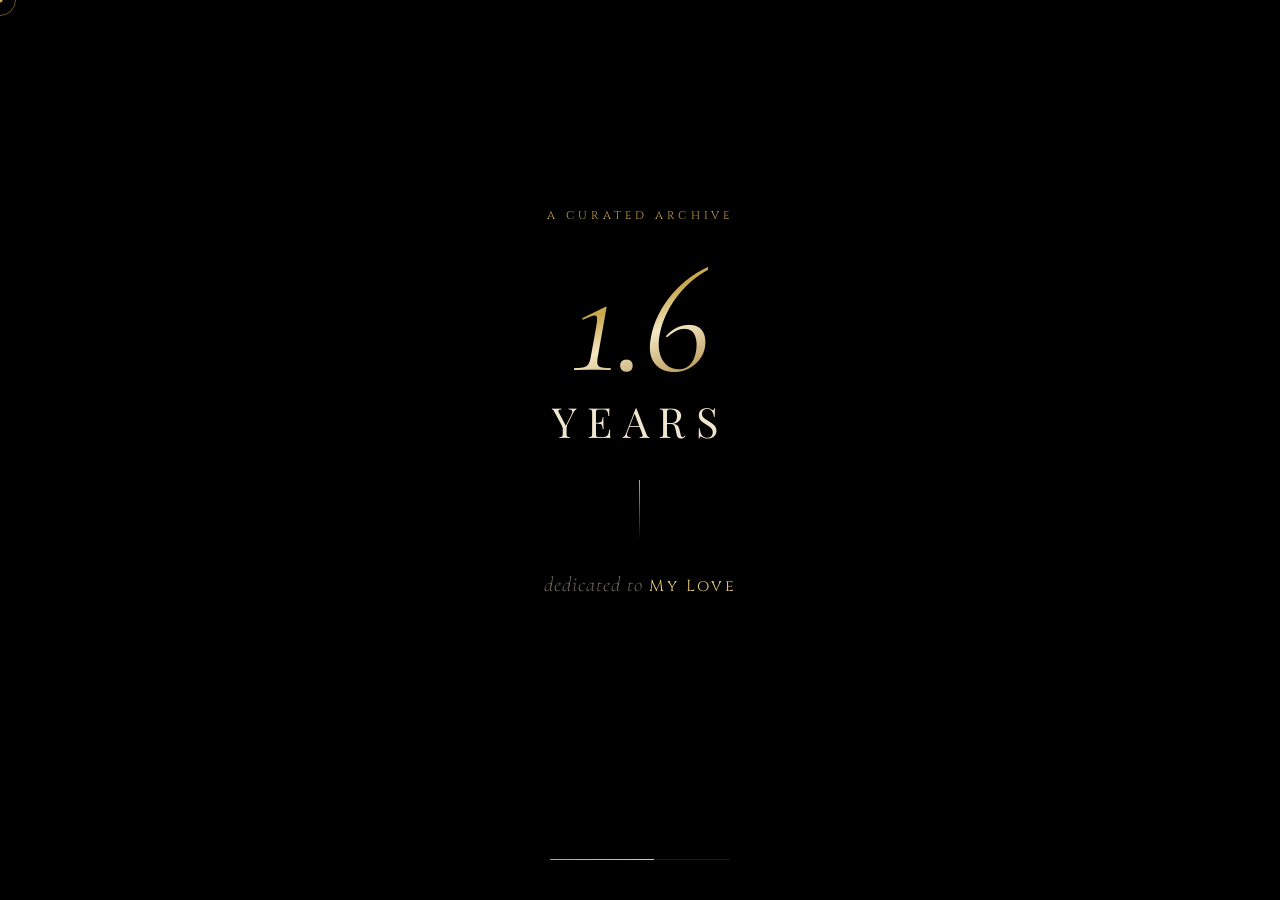
<file: index.html>
<!DOCTYPE html>
<html lang="en">
<head>
<meta charset="UTF-8">
<meta name="viewport" content="width=device-width, initial-scale=1.0, maximum-scale=1.0, user-scalable=no">
<title>For My Love — 1.6 Years</title>
<!-- เพิ่มฟอนต์ Noto Serif Thai เข้ามาเพื่อให้ตัวหนังสือภาษาไทยในจดหมายดูสวยงามคลาสสิก -->
<link href="https://fonts.googleapis.com/css2?family=Playfair+Display:ital,wght@0,400;0,700;1,400;1,700&family=Cormorant+Garamond:ital,wght@0,300;0,400;1,300;1,400&family=Cinzel:wght@400;600&family=Lato:wght@300;400&family=Noto+Serif+Thai:wght@300;400&display=swap" rel="stylesheet">
<style>
:root {
  --black: #080608;
  --obsidian: #0e0b0e;
  --gold: #c9a84c;
  --gold-light: #e8ca7e;
  --gold-pale: #f5e8c4;
  --gold-dim: rgba(201,168,76,0.18);
  --crimson: #8b1a2f;
  --text: #f0e6d0;
  --muted: rgba(240,230,208,0.45);
  --border: rgba(201,168,76,0.2);
}
*,*::before,*::after{box-sizing:border-box;margin:0;padding:0}
html{scroll-behavior:smooth}
body{
  background:var(--black);
  color:var(--text);
  font-family:'Lato',sans-serif;
  font-weight:300;
  overflow-x:hidden;
  cursor:none;
  -webkit-font-smoothing:antialiased;
}

/* ─── CURSOR ─── */
#c-dot,#c-ring{position:fixed;pointer-events:none;z-index:99999;transform:translate(-50%,-50%);border-radius:50%}
#c-dot{width:5px;height:5px;background:var(--gold);transition:opacity .2s}
#c-ring{width:32px;height:32px;border:1px solid rgba(201,168,76,.5);transition:width .35s,height .35s,border-color .35s}
.hov #c-ring{width:54px;height:54px;border-color:var(--gold)}

/* ─── STARS CANVAS ─── */
#starfield{position:fixed;inset:0;z-index:0;pointer-events:none}

/* ─── GOLD DUST PARTICLES ─── */
.dust{position:fixed;pointer-events:none;z-index:1;border-radius:50%;background:var(--gold);opacity:0;animation:dustfall linear infinite}
@keyframes dustfall{0%{opacity:0;transform:translateY(-10px) scale(1)}10%{opacity:.7}90%{opacity:.2}100%{transform:translateY(105vh) scale(.4) rotate(360deg);opacity:0}}

/* ─── PETALS ─── */
.petal{position:fixed;pointer-events:none;z-index:2;opacity:0;animation:petalfall linear infinite}
@keyframes petalfall{
  0%{opacity:0;transform:translateY(-20px) rotate(0deg) translateX(0)}
  10%{opacity:.6}
  50%{transform:translateY(50vh) rotate(180deg) translateX(30px)}
  90%{opacity:.2}
  100%{opacity:0;transform:translateY(108vh) rotate(400deg) translateX(-20px)}
}

/* ─── CINEMATIC INTRO ─── */
#intro{
  position:fixed;inset:0;z-index:8000;
  background:var(--black);
  display:flex;flex-direction:column;align-items:center;justify-content:center;
  transition:opacity 1.8s ease, transform 1.8s cubic-bezier(.16,1,.3,1);
}
.intro-bars{position:absolute;top:0;left:0;right:0;bottom:0;overflow:hidden;pointer-events:none}
.intro-bar{position:absolute;left:0;width:100%;height:12.5%;background:#000;transform-origin:top;transition:transform 2s cubic-bezier(.76,0,.24,1)}
.intro-bar:nth-child(1){top:0}
.intro-bar:nth-child(2){top:12.5%}
.intro-bar:nth-child(3){top:25%}
.intro-bar:nth-child(4){top:37.5%}
.intro-bar:nth-child(5){top:50%}
.intro-bar:nth-child(6){top:62.5%;transform-origin:bottom}
.intro-bar:nth-child(7){top:75%;transform-origin:bottom}
.intro-bar:nth-child(8){top:87.5%;transform-origin:bottom}
.bars-open .intro-bar:nth-child(1),.bars-open .intro-bar:nth-child(2),.bars-open .intro-bar:nth-child(3),.bars-open .intro-bar:nth-child(4){transform:scaleY(0)}
.bars-open .intro-bar:nth-child(5),.bars-open .intro-bar:nth-child(6),.bars-open .intro-bar:nth-child(7),.bars-open .intro-bar:nth-child(8){transform:scaleY(0)}

.intro-logo{
  position:relative;z-index:2;
  display:flex;flex-direction:column;align-items:center;gap:0;
  opacity:0;transform:translateY(20px);
  transition:opacity 1.2s ease .3s, transform 1.2s cubic-bezier(.16,1,.3,1) .3s;
}
.intro-logo.show{opacity:1;transform:translateY(0)}
.intro-eyebrow{
  font-family:'Cinzel',serif;font-size:.7rem;letter-spacing:.35em;
  color:var(--gold);text-transform:uppercase;margin-bottom:28px;
}
.intro-numeral{
  font-family:'Cormorant Garamond',serif;font-style:italic;font-weight:300;
  font-size:clamp(5.5rem,18vw,10rem);line-height:.85;letter-spacing:-.02em;
  background:linear-gradient(160deg,#e8ca7e 0%,#c9a84c 40%,#f5e8c4 60%,#a07830 100%);
  -webkit-background-clip:text;-webkit-text-fill-color:transparent;background-clip:text;
}
.intro-years{
  font-family:'Playfair Display',serif;font-size:clamp(1.6rem,5vw,2.6rem);
  font-weight:400;letter-spacing:.25em;text-transform:uppercase;
  color:var(--text);margin-top:6px;
}
.intro-line{
  width:1px;height:60px;
  background:linear-gradient(to bottom,var(--gold),transparent);
  margin:32px auto;
}
.intro-for{
  font-family:'Cormorant Garamond',serif;font-style:italic;font-size:1.3rem;
  color:var(--muted);letter-spacing:.05em;margin-bottom:48px;
}
.for-name{color:var(--gold-light);font-style:normal;font-family:'Cinzel',serif;font-size:1rem;letter-spacing:.15em}

.open-btn{
  font-family:'Cinzel',serif;font-size:.7rem;letter-spacing:.3em;text-transform:uppercase;
  color:var(--black);background:linear-gradient(135deg,var(--gold-light),var(--gold));
  border:none;padding:16px 52px;border-radius:0;cursor:none;
  opacity:0;transform:translateY(8px) scale(.97);
  transition:opacity .8s ease 1.2s, transform .8s ease 1.2s, filter .3s;
  clip-path:polygon(8px 0%,100% 0%,calc(100% - 8px) 100%,0% 100%);
}
.open-btn.show{opacity:1;transform:translateY(0) scale(1)}
.open-btn:hover{filter:brightness(1.15) drop-shadow(0 0 18px rgba(201,168,76,.5))}

/* loading bar */
.load-bar-wrap{
  position:absolute;bottom:40px;left:50%;transform:translateX(-50%);
  width:180px;height:1px;background:rgba(201,168,76,.15);
}
.load-bar{height:1px;background:linear-gradient(to right,var(--gold),var(--gold-light));width:0;transition:width .05s linear}

/* ─── MAIN ─── */
#main{position:relative;z-index:3;opacity:0;display:none;transition:opacity 1.5s ease;padding-bottom:140px}

/* ─── HERO ─── */
.hero{
  min-height:100vh;display:flex;flex-direction:column;align-items:center;justify-content:center;
  padding:60px 24px;position:relative;text-align:center;
}
.hero-ornament{
  font-family:'Cinzel',serif;font-size:.65rem;letter-spacing:.4em;color:var(--gold);
  text-transform:uppercase;margin-bottom:32px;opacity:.7;
}
.hero-title{
  font-family:'Cormorant Garamond',serif;font-style:italic;font-weight:300;
  font-size:clamp(5rem,18vw,11rem);line-height:.82;letter-spacing:-.02em;
  background:linear-gradient(150deg,#f5e8c4 0%,#c9a84c 35%,#e8ca7e 55%,#9a6820 100%);
  -webkit-background-clip:text;-webkit-text-fill-color:transparent;background-clip:text;
  display:block;
}
.hero-sub{
  font-family:'Playfair Display',serif;font-size:clamp(1.1rem,3.5vw,1.7rem);
  letter-spacing:.35em;text-transform:uppercase;color:var(--text);
  margin-top:12px;opacity:.8;
}
.hero-divider{
  display:flex;align-items:center;gap:20px;margin:44px auto;width:min(400px,80%);
}
.hero-divider-line{flex:1;height:1px;background:linear-gradient(to right,transparent,var(--gold),transparent)}
.hero-divider-diamond{
  width:6px;height:6px;background:var(--gold);transform:rotate(45deg);flex-shrink:0;
}
.hero-desc{
  font-family:'Cormorant Garamond',serif;font-style:italic;font-size:1.15rem;
  color:var(--muted);letter-spacing:.06em;max-width:340px;line-height:1.8;
}
.scroll-hint{
  position:absolute;bottom:36px;left:50%;transform:translateX(-50%);
  display:flex;flex-direction:column;align-items:center;gap:8px;
  font-family:'Cinzel',serif;font-size:.55rem;letter-spacing:.3em;color:var(--gold);opacity:.5;
}
.scroll-arrow{width:1px;height:40px;background:linear-gradient(to bottom,var(--gold),transparent);animation:scrollpulse 2s ease-in-out infinite}
@keyframes scrollpulse{0%,100%{opacity:.5;transform:scaleY(1)}50%{opacity:1;transform:scaleY(1.2)}}

/* ─── LETTER SECTION ─── */
.letter-section{
  max-width:680px;margin:0 auto;padding:0 28px 100px;
  position:relative;
}
.letter-section::before{
  content:'';position:absolute;left:50%;top:0;transform:translateX(-50%);
  width:1px;height:60px;background:linear-gradient(to bottom,transparent,var(--gold));
}
.letter-header{
  text-align:center;margin-bottom:52px;margin-top:60px;
}
.letter-tag{font-family:'Cinzel',serif;font-size:.65rem;letter-spacing:.35em;color:var(--gold);text-transform:uppercase;opacity:.7}
.letter-title{font-family:'Playfair Display',serif;font-size:clamp(1.8rem,5vw,2.4rem);margin-top:12px;font-weight:400}

/* envelope / letter card */
.envelope-wrap{position:relative;cursor:none}
.letter-card{
  background:linear-gradient(160deg,#140d0a 0%,#1a1008 50%,#0f0c05 100%);
  border:1px solid var(--border);
  position:relative;overflow:hidden;
  transform-origin:bottom center;
  transition:box-shadow .4s;
}
.letter-card:hover{box-shadow:0 0 60px rgba(201,168,76,.08),0 0 120px rgba(201,168,76,.04)}
/* wax seal button */
.seal-btn{
  position:absolute;top:50%;left:50%;transform:translate(-50%,-50%);
  width:80px;height:80px;border-radius:50%;
  background:radial-gradient(ellipse,#8b1a2f 0%,#5c0f1e 60%,#3a0a14 100%);
  border:2px solid rgba(201,168,76,.4);
  cursor:none;display:flex;align-items:center;justify-content:center;
  font-family:'Cinzel',serif;font-size:.65rem;letter-spacing:.1em;color:var(--gold-pale);
  text-transform:uppercase;flex-direction:column;gap:2px;
  box-shadow:0 0 0 6px rgba(139,26,47,.2),0 0 30px rgba(139,26,47,.3);
  transition:all .4s cubic-bezier(.16,1,.3,1);
  z-index:10;
}
.seal-btn:hover{transform:translate(-50%,-50%) scale(1.08);box-shadow:0 0 0 10px rgba(139,26,47,.15),0 0 50px rgba(139,26,47,.4)}
.seal-icon{font-size:1.4rem;line-height:1}
.seal-text{font-size:.5rem;opacity:.7}

/* envelope flap */
.env-top{
  width:100%;height:60px;position:relative;overflow:hidden;
  background:linear-gradient(135deg,#140d0a 0%,#1c1208 100%);
  border-bottom:1px solid var(--border);
}
.env-top::after{
  content:'';position:absolute;bottom:0;left:50%;transform:translateX(-50%);
  width:0;height:0;
  border-left:calc(50vw) solid transparent;
  border-right:calc(50vw) solid transparent;
  border-top:60px solid #0c0a04;
  pointer-events:none;
}
.env-top::before{
  content:'';position:absolute;inset:0;
  background:linear-gradient(135deg,rgba(201,168,76,.04) 0%,transparent 60%);
}

.letter-body{padding:52px 44px;opacity:0;max-height:0;overflow:hidden;transition:opacity .8s ease, max-height 1.2s cubic-bezier(.16,1,.3,1)}
.letter-body.opened{opacity:1;max-height:1200px}

/* gold ornament lines */
.letter-ornament{
  text-align:center;margin-bottom:36px;
  font-family:'Cinzel',serif;font-size:.65rem;letter-spacing:.3em;color:var(--gold);opacity:.5;
}
/* เพิ่ม Noto Serif Thai ให้ข้อความจดหมายภาษาไทยดูพรีเมียม */
.letter-greeting{
  font-family:'Playfair Display', 'Noto Serif Thai', serif;font-style:italic;font-size:1.6rem;
  color:var(--gold-light);margin-bottom:24px;
}
.letter-text{
  font-family:'Cormorant Garamond', 'Noto Serif Thai', serif;font-size:1.15rem;line-height:1.95;
  color:var(--text);font-weight:300;
}
.letter-text p{margin-bottom:20px}
.letter-text p:last-child{margin-bottom:0}
.letter-sign{
  margin-top:36px;text-align:right;
  font-family:'Playfair Display', 'Noto Serif Thai', serif;font-style:italic;
  font-size:1.3rem;color:var(--gold-light);
}
.letter-footer-ornament{
  display:flex;align-items:center;gap:16px;margin:32px 0 0;
}
.lfo-line{flex:1;height:1px;background:linear-gradient(to right,transparent,var(--gold),transparent);opacity:.3}
.lfo-glyph{color:var(--gold);font-size:1rem;opacity:.5}

/* ─── GALLERY ─── */
.gallery-section{max-width:1160px;margin:0 auto;padding:80px 24px 0}
.gallery-header{text-align:center;margin-bottom:64px}
.gallery-tag{font-family:'Cinzel',serif;font-size:.65rem;letter-spacing:.35em;color:var(--gold);text-transform:uppercase;opacity:.7}
.gallery-title{font-family:'Cormorant Garamond',serif;font-style:italic;font-size:clamp(2.2rem,7vw,4rem);margin-top:10px;font-weight:300}
.gallery-grid{columns:3 280px;column-gap:18px}
@media(max-width:600px){.gallery-grid{columns:2 150px;column-gap:12px}}

/* photo card */
.pcard{
  break-inside:avoid;margin-bottom:18px;position:relative;cursor:none;
  opacity:0;transform:translateY(32px);
  transition:opacity .9s ease,transform .9s cubic-bezier(.16,1,.3,1);
}
.pcard.vis{opacity:1;transform:translateY(0)}
.pcard-img{
  width:100%;display:block;border-radius:2px;
  filter:sepia(.35) brightness(.85) contrast(1.05) saturate(.75);
  transition:filter .7s cubic-bezier(.16,1,.3,1),transform .7s cubic-bezier(.16,1,.3,1);
}
.pcard:hover .pcard-img{
  filter:sepia(.05) brightness(1.05) contrast(1.02) saturate(1.1);
  transform:scale(1.02);
}
/* gold corner brackets */
.pcard-frame{position:absolute;inset:0;pointer-events:none;z-index:2}
.pcard-frame::before,.pcard-frame::after,
.pcard-frame .br,.pcard-frame .bl{
  content:'';position:absolute;width:14px;height:14px;
  border-color:rgba(201,168,76,.5);border-style:solid;border-width:0;
}
.pcard-frame::before{top:8px;left:8px;border-top-width:1px;border-left-width:1px}
.pcard-frame::after{top:8px;right:8px;border-top-width:1px;border-right-width:1px}
.pcard-frame .br{bottom:28px;right:8px;border-bottom-width:1px;border-right-width:1px}
.pcard-frame .bl{bottom:28px;left:8px;border-bottom-width:1px;border-left-width:1px}
.pcard-meta{
  display:flex;justify-content:space-between;align-items:center;
  padding:7px 2px 0;
}
.pcard-idx{font-family:'Cinzel',serif;font-size:.55rem;letter-spacing:.15em;color:rgba(201,168,76,.4)}
.pcard-emoji{font-size:.95rem;line-height:1}

/* ─── AUDIO VISUALIZER ─── */
#vis-wrap{
  position:fixed;bottom:0;left:0;right:0;height:56px;
  display:none;align-items:flex-end;justify-content:center;gap:2px;
  padding:0 0 8px;z-index:5000;pointer-events:none;
  background:linear-gradient(to top,rgba(8,6,8,.9) 0%,transparent 100%);
}
.vis-bar{
  width:3px;border-radius:2px 2px 0 0;
  background:linear-gradient(to top,var(--gold),var(--gold-light));
  transform-origin:bottom;animation:viswave ease-in-out infinite;
  opacity:.7;
}
@keyframes viswave{0%,100%{transform:scaleY(.15)}50%{transform:scaleY(1)}}

/* music btn */
#mbtn{
  position:fixed;bottom:26px;right:26px;z-index:5001;
  width:50px;height:50px;border-radius:50%;
  background:rgba(8,6,8,.8);border:1px solid rgba(201,168,76,.3);
  backdrop-filter:blur(16px);cursor:none;display:none;
  align-items:center;justify-content:center;
  font-size:1.1rem;color:var(--gold);
  transition:border-color .3s,background .3s;
}
#mbtn:hover{background:var(--gold-dim);border-color:var(--gold)}
#mbtn.on{border-color:var(--gold);box-shadow:0 0 16px rgba(201,168,76,.2)}

/* ─── SITE FOOTER ─── */
.site-footer{
  text-align:center;padding:80px 20px 60px;position:relative;z-index:3;
}
.footer-text{
  font-family:'Cormorant Garamond',serif;font-style:italic;font-size:1.1rem;
  color:var(--muted);letter-spacing:.04em;
}
.footer-text span{color:var(--gold)}
.footer-logo{
  font-family:'Cinzel',serif;font-size:.6rem;letter-spacing:.35em;
  color:rgba(201,168,76,.25);text-transform:uppercase;margin-top:16px;
}

/* ─── MOBILE TWEAKS ─── */
@media(max-width:600px){
  .letter-body{padding:36px 28px}
  .letter-text{font-size:1.05rem}
  .open-btn{padding:14px 36px;font-size:.65rem}
  #mbtn{bottom:18px;right:18px;width:44px;height:44px}
  .hero-desc{font-size:1rem}
}
</style>
</head>
<body>

<div id="c-dot"></div>
<div id="c-ring"></div>
<canvas id="starfield"></canvas>

<!-- ═══ INTRO ═══ -->
<div id="intro">
  <div class="intro-bars" id="bars">
    <div class="intro-bar"></div><div class="intro-bar"></div><div class="intro-bar"></div><div class="intro-bar"></div>
    <div class="intro-bar"></div><div class="intro-bar"></div><div class="intro-bar"></div><div class="intro-bar"></div>
  </div>

  <div class="intro-logo" id="ilogo">
    <p class="intro-eyebrow">A Curated Archive</p>
    <div class="intro-numeral">1.6</div>
    <div class="intro-years">Years</div>
    <div class="intro-line"></div>
    <p class="intro-for">dedicated to <span class="for-name">My Love</span></p>
    <button class="open-btn" id="openbtn" onclick="openVault()">Open the Archive</button>
  </div>

  <div class="load-bar-wrap"><div class="load-bar" id="lbar"></div></div>
</div>

<!-- ═══ MAIN ═══ -->
<main id="main">

  <!-- hero -->
  <section class="hero">
    <p class="hero-ornament">✦ Memory Archive · 1.6 Years ✦</p>
    <span class="hero-title">1.6<br>Years</span>
    <p class="hero-sub">With You</p>
    <div class="hero-divider">
      <div class="hero-divider-line"></div>
      <div class="hero-divider-diamond"></div>
      <div class="hero-divider-line"></div>
    </div>
    <p class="hero-desc">Every frame, every smile, every quiet moment — preserved in gold.</p>
    <div class="scroll-hint">
      <span>Scroll</span>
      <div class="scroll-arrow"></div>
    </div>
  </section>

  <!-- love letter -->
  <section class="letter-section">
    <div class="letter-header">
      <p class="letter-tag">✦ A Letter For You ✦</p>
      <h2 class="letter-title">My Love,</h2>
    </div>

    <div class="envelope-wrap" id="envwrap">
      <div class="letter-card" id="lcard">
        <div class="env-top"></div>
        <div style="position:relative;min-height:220px;display:flex;align-items:center;justify-content:center;padding:40px 30px">
          <button class="seal-btn" id="sealbtn" onclick="openLetter()">
            <span class="seal-icon">♥</span>
            <span class="seal-text">Open</span>
          </button>
        </div>
        <div class="letter-body" id="lbody">
          <p class="letter-ornament">— ✦ —</p>
          <p class="letter-greeting">ถึงที่รัก,</p>
          <div class="letter-text">
            <p>บางครั้งเราก็เจอใครบางคนที่ทำให้รู้สึกเหมือน 'บ้าน' ตั้งแต่วินาทีแรกที่พบกัน — และเธอคือคนคนนั้นสำหรับเค้านะ ทุกๆ วันที่ได้ใช้เวลาอยู่กับเธอ มันกลายเป็นหน้าหนังสือที่เค้าไม่อยากให้ถึงตอนจบเลย</p>
            <p>1 ปี 6 เดือน... สำหรับบางคนมันอาจจะดูเป็นแค่ตัวเลขสั้นๆ แต่สำหรับเค้า มันเต็มไปด้วยความหมายของเช้าวันใหม่ที่สงบสุข ความอบอุ่นในทุกเสียงหัวเราะที่เรามีร่วมกัน และความทรงจำในทุกสายตาที่เธอมองมา ซึ่งมันสื่อความหมายได้มากกว่าคำพูดคำไหนๆ ซะอีก</p>
            <p>เธอมีเวทมนตร์ที่ทำให้ช่วงเวลาธรรมดากลายเป็นของขวัญที่พิเศษที่สุด แค่รอยยิ้มของเธอ แค่การมีเธออยู่ข้างๆ — มันเติมเต็มและเปลี่ยนบางสิ่งในหัวใจของเค้าไปตลอดกาล</p>
            <p>เค้าตั้งใจเขียนโค้ดทำเว็บนี้ขึ้นมาให้เธอนะ รูปภาพทุกรูปในนี้คือเศษเสี้ยวของความจริง — คือช่วงเวลาที่เค้าไม่อยากลืมเลย เพราะเธอคู่ควรกับการถูกเก็บและจดจำไว้อย่างสวยงามที่สุด ในทุกๆ แสงสว่าง และในทุกๆ ช่วงเวลาของเรา</p>
            <p>ขอบคุณที่เลือกเค้าในทุกๆ วัน และเลือกซ้ำๆ อยู่เสมอ... เค้าจะเป็นของเธอตลอดไปนะ</p>
          </div>
          <div class="letter-footer-ornament">
            <div class="lfo-line"></div>
            <span class="lfo-glyph">♦</span>
            <div class="lfo-line"></div>
          </div>
          <p class="letter-sign">รักเธอเสมอ ♥</p>
        </div>
      </div>
    </div>
  </section>

  <!-- gallery -->
  <section class="gallery-section">
    <div class="gallery-header">
      <p class="gallery-tag">✦ The Archive ✦</p>
      <h2 class="gallery-title">Our Moments</h2>
    </div>
    <div class="gallery-grid" id="gcont"></div>
  </section>

  <footer class="site-footer">
    <p class="footer-text">crafted with love, preserved in <span>gold</span></p>
    <p class="footer-logo">✦ 1.6 Years · My Love ✦</p>
  </footer>
</main>

<!-- visualizer -->
<div id="vis-wrap" id="viswrap"></div>
<button id="mbtn" onclick="toggleMusic()">🎵</button>
<div id="ytp" style="display:none"></div>

<script>
/* ═══ CURSOR ═══ */
const dot=document.getElementById('c-dot'),ring=document.getElementById('c-ring');
let mx=0,my=0,rx=0,ry=0;
document.addEventListener('mousemove',e=>{mx=e.clientX;my=e.clientY;dot.style.left=mx+'px';dot.style.top=my+'px'});
(function ac(){rx+=(mx-rx)*.12;ry+=(my-ry)*.12;ring.style.left=rx+'px';ring.style.top=ry+'px';requestAnimationFrame(ac)})();
document.querySelectorAll('button,.pcard').forEach(el=>{
  el.addEventListener('mouseenter',()=>document.body.classList.add('hov'));
  el.addEventListener('mouseleave',()=>document.body.classList.remove('hov'));
});

/* ═══ STARFIELD ═══ */
const sc=document.getElementById('starfield'),sctx=sc.getContext('2d');
sc.width=innerWidth;sc.height=innerHeight;
window.addEventListener('resize',()=>{sc.width=innerWidth;sc.height=innerHeight;initStars()});
let stars=[];
function initStars(){
  stars=[];
  const n=Math.floor((sc.width*sc.height)/4000);
  for(let i=0;i<n;i++){
    stars.push({x:Math.random()*sc.width,y:Math.random()*sc.height,r:Math.random()*1.2+.2,a:Math.random(),da:(Math.random()*.005+.001)*(Math.random()<.5?1:-1),vy:Math.random()*.15+.03});
  }
}
function animStars(){
  sctx.clearRect(0,0,sc.width,sc.height);
  stars.forEach(s=>{
    s.a+=s.da;if(s.a>1||s.a<0)s.da=-s.da;
    s.y+=s.vy;if(s.y>sc.height){s.y=-2;s.x=Math.random()*sc.width}
    sctx.beginPath();sctx.arc(s.x,s.y,s.r,0,Math.PI*2);
    sctx.fillStyle=`rgba(201,168,76,${s.a*.6})`;sctx.fill();
  });
  requestAnimationFrame(animStars);
}
initStars();animStars();

/* ═══ GOLD DUST ═══ */
function spawnDust(){
  for(let i=0;i<40;i++){
    const d=document.createElement('div');d.className='dust';
    const sz=Math.random()*2.5+.8;
    d.style.cssText=`left:${Math.random()*100}vw;width:${sz}px;height:${sz}px;animation-duration:${Math.random()*8+6}s;animation-delay:${Math.random()*6}s`;
    document.body.appendChild(d);
  }
}
/* ═══ PETALS ═══ */
function spawnPetals(){
  const colors=['rgba(201,168,76,.55)','rgba(245,232,196,.45)','rgba(232,202,126,.5)','rgba(160,120,48,.4)'];
  for(let i=0;i<20;i++){
    const p=document.createElement('div');p.className='petal';
    const sz=Math.random()*7+4;
    p.style.cssText=`
      left:${Math.random()*100}vw;
      width:${sz}px;height:${sz*1.4}px;
      background:${colors[Math.floor(Math.random()*colors.length)]};
      border-radius:${Math.random()*50+20}% ${Math.random()*50+20}% ${Math.random()*50+20}% ${Math.random()*50+20}%;
      animation-duration:${Math.random()*7+7}s;
      animation-delay:${Math.random()*5}s;
    `;
    document.body.appendChild(p);
    setTimeout(()=>p.remove(),15000);
  }
}

/* ═══ LOADING BAR ═══ */
let loadProgress=0;
const lbar=document.getElementById('lbar');
const loadInterval=setInterval(()=>{
  loadProgress+=Math.random()*3+1;
  if(loadProgress>=100){loadProgress=100;clearInterval(loadInterval)}
  lbar.style.width=loadProgress+'%';
},60);

/* ═══ INTRO REVEAL ═══ */
window.addEventListener('load',()=>{
  spawnDust();
  setTimeout(()=>{
    document.getElementById('ilogo').classList.add('show');
    setTimeout(()=>document.getElementById('openbtn').classList.add('show'),800);
  },500);
});

/* ═══ OPEN VAULT ═══ */
function openVault(){
  spawnPetals();
  document.getElementById('mbtn').style.display='flex';
  document.getElementById('vis-wrap').style.display='flex';
  toggleMusic();

  // cinematic bar reveal
  document.getElementById('bars').classList.add('bars-open');

  setTimeout(()=>{
    document.getElementById('intro').style.opacity='0';
    document.getElementById('intro').style.transform='scale(1.04)';
    setTimeout(()=>{
      document.getElementById('intro').style.display='none';
      const m=document.getElementById('main');
      m.style.display='block';
      requestAnimationFrame(()=>{m.style.opacity='1'});
      setTimeout(observeCards,200);
      setInterval(spawnPetals,8000);
    },1800);
  },600);
}

/* ═══ LETTER OPEN ═══ */
function openLetter(){
  const seal=document.getElementById('sealbtn');
  const body=document.getElementById('lbody');
  seal.style.transform='translate(-50%,-50%) scale(0)';
  seal.style.opacity='0';
  seal.style.transition='all .5s ease';
  setTimeout(()=>{seal.style.display='none';body.classList.add('opened')},500);
  spawnPetals();
}

/* ═══ GALLERY ═══ */
const photos=[
  {src:'1.jpg',cap:'💖'},{src:'2.jpg',cap:'😜'},{src:'3.jpg',cap:'😎'},
  {src:'4.jpg',cap:'✨'},{src:'5.jpg',cap:'👀'},{src:'6.jpg',cap:'✌️'},
  {src:'7.jpg',cap:'🌻'},{src:'8.jpg',cap:'😝'},{src:'9.jpg',cap:'🫶'},
  {src:'10.jpg',cap:'🌊'},{src:'11.jpg',cap:'☀️'},{src:'12.jpg',cap:'🏖️'},
  {src:'13.jpg',cap:'🌟'},{src:'14.jpg',cap:'📷'},{src:'15.jpg',cap:'😋'},
  {src:'16.jpg',cap:'👟'},{src:'17.jpg',cap:'🌱'},{src:'18.jpg',cap:'🚶‍♀️'},
  {src:'19.jpg',cap:'😆'},{src:'20.jpg',cap:'🤏'},{src:'21.jpg',cap:'🍦'},
  {src:'22.jpg',cap:'🥰'},
  {src:'1592_0.jpg',cap:'🐕'},{src:'1593_0.jpg',cap:'🐾'},
  {src:'1603_0.jpg',cap:'📸'},{src:'1604_0.jpg',cap:'🌬️'},
  {src:'LINE_ALBUM_with u_260601_1.jpg',cap:'🌸'},{src:'LINE_ALBUM_with u_260601_2.jpg',cap:'🥤'},
  {src:'LINE_ALBUM_with u_260601_3.jpg',cap:'🌺'},{src:'LINE_ALBUM_with u_260601_4.jpg',cap:'🌿'},
  {src:'LINE_ALBUM_with u_260601_5.jpg',cap:'🌷'},{src:'LINE_ALBUM_with u_260601_6.jpg',cap:'😎'},
  {src:'LINE_ALBUM_with u_260601_7.jpg',cap:'😊'}
];
const gc=document.getElementById('gcont');
photos.forEach((p,i)=>{
  const idx=String(i+1).padStart(3,'0');
  const card=document.createElement('div');card.className='pcard';
  card.innerHTML=`
    <div style="overflow:hidden;border-radius:2px;position:relative">
      <img class="pcard-img" src="${p.src}" loading="lazy" alt="memory ${idx}"
        onerror="this.src='https://via.placeholder.com/400x500/0e0b0e/c9a84c?text=%E2%99%A6'">
      <div class="pcard-frame"><span class="br"></span><span class="bl"></span></div>
    </div>
    <div class="pcard-meta">
      <span class="pcard-idx">✦ ${idx}</span>
      <span class="pcard-emoji">${p.cap}</span>
    </div>
  `;
  gc.appendChild(card);
});

function observeCards(){
  const obs=new IntersectionObserver(entries=>{
    entries.forEach(e=>{if(e.isIntersecting){e.target.classList.add('vis');obs.unobserve(e.target)}});
  },{threshold:.07});
  document.querySelectorAll('.pcard').forEach(c=>obs.observe(c));
}

/* ═══ AUDIO VISUALIZER BARS ═══ */
const vw=document.getElementById('vis-wrap');
const VIS_COUNT=42;
for(let i=0;i<VIS_COUNT;i++){
  const b=document.createElement('div');b.className='vis-bar';
  const h=Math.random()*32+8;
  b.style.cssText=`height:${h}px;animation-duration:${Math.random()*.8+.5}s;animation-delay:${Math.random()*-.8}s;`;
  vw.appendChild(b);
}

/* ═══ YOUTUBE ═══ */
let player,musicOn=false;
const ytscript=document.createElement('script');
ytscript.src='https://www.youtube.com/iframe_api';
document.head.appendChild(ytscript);
function onYouTubeIframeAPIReady(){
  player=new YT.Player('ytp',{height:'0',width:'0',videoId:'yWfO_hE81WQ',
    playerVars:{autoplay:0,loop:1,playlist:'yWfO_hE81WQ'}});
}
function toggleMusic(){
  const btn=document.getElementById('mbtn');
  if(!player||typeof player.getPlayerState!=='function')return;
  if(player.getPlayerState()===1){
    player.pauseVideo();btn.textContent='🎵';btn.classList.remove('on');musicOn=false;
  }else{
    player.playVideo();btn.textContent='🔊';btn.classList.add('on');musicOn=true;
  }
}
</script>
</body>
</html>
</file>
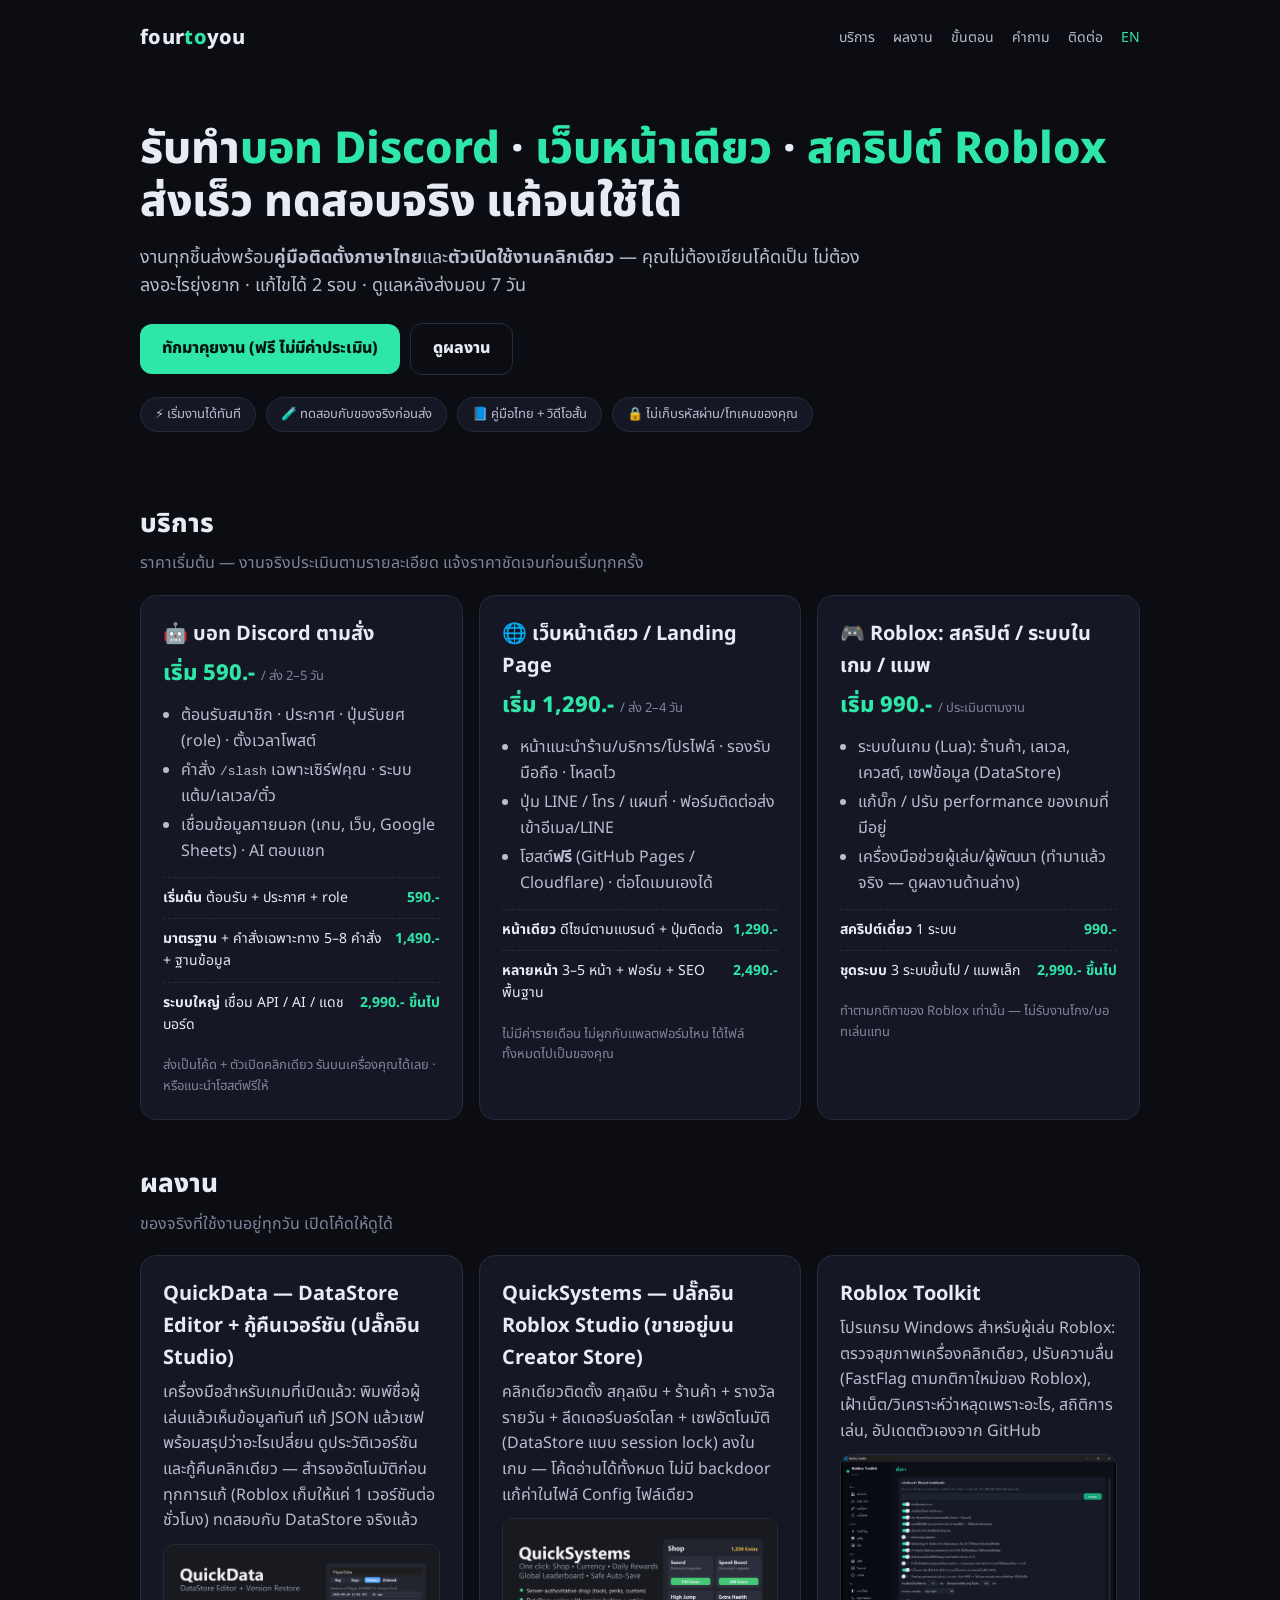
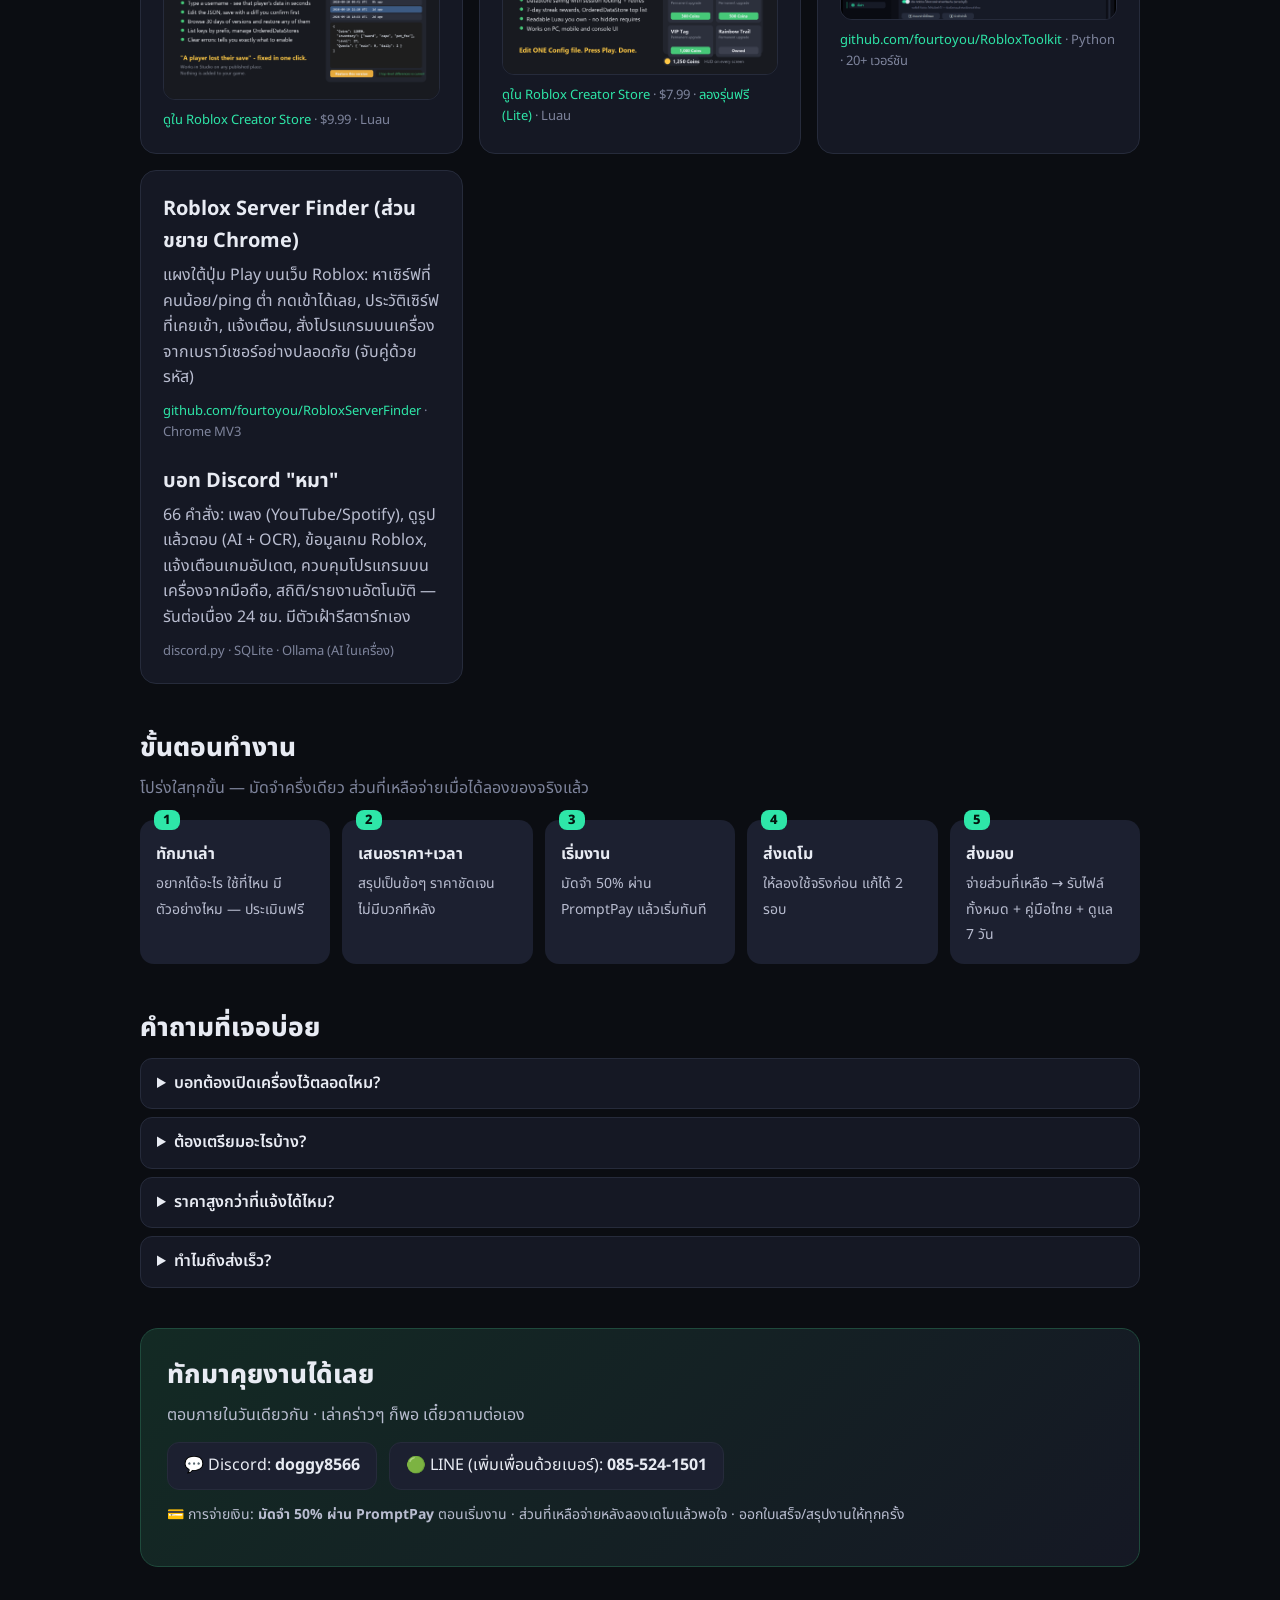
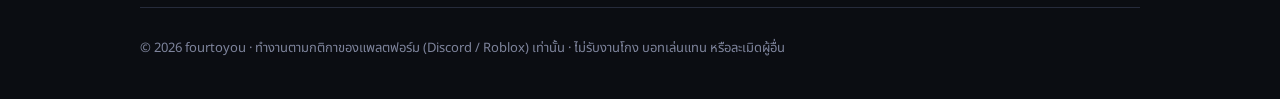
<file: work/index.html>
<!doctype html>
<html lang="th">
<head>
<meta charset="utf-8">
<meta name="viewport" content="width=device-width, initial-scale=1">
<title>fourtoyou — รับทำบอท Discord · เว็บ · Roblox</title>
<meta name="description" content="รับทำบอท Discord ตามสั่ง เว็บหน้าเดียว และสคริปต์/แมพ Roblox — ส่งเร็ว ทดสอบจริง แก้จนใช้ได้ พร้อมคู่มือติดตั้ง">
<link rel="preconnect" href="https://fonts.googleapis.com">
<link href="https://fonts.googleapis.com/css2?family=Noto+Sans+Thai:wght@400;600;800&display=swap" rel="stylesheet">
<style>
  :root{--bg:#0b0d12;--card:#151824;--card2:#1c2030;--line:#262b3b;--acc:#2ee6a8;--acc2:#1aa87b;--txt:#e8ebf3;--txt2:#b9bdd0;--dim:#7e849c;--warn:#ffc857;--bad:#ff5d7a}
  *{box-sizing:border-box}
  body{margin:0;background:var(--bg);color:var(--txt);font-family:"Noto Sans Thai",system-ui,Segoe UI,sans-serif;line-height:1.6}
  a{color:var(--acc);text-decoration:none}
  .wrap{max-width:1040px;margin:0 auto;padding:0 20px}
  header{padding:22px 0;display:flex;align-items:center;justify-content:space-between;gap:12px;flex-wrap:wrap}
  .logo{font-weight:800;font-size:20px;letter-spacing:.3px}
  .logo span{color:var(--acc)}
  nav a{color:var(--txt2);margin-left:18px;font-size:14px}
  .hero{padding:48px 0 28px}
  .hero h1{font-size:clamp(28px,5vw,44px);line-height:1.2;margin:0 0 14px;font-weight:800}
  .hero h1 em{color:var(--acc);font-style:normal}
  .hero p{color:var(--txt2);font-size:18px;max-width:720px;margin:0 0 22px}
  .btn{display:inline-block;background:var(--acc);color:#04150e;font-weight:800;padding:12px 22px;border-radius:12px}
  .btn.ghost{background:transparent;color:var(--txt);border:1px solid var(--line);margin-left:10px}
  .badges{display:flex;gap:10px;flex-wrap:wrap;margin-top:22px}
  .badge{background:var(--card);border:1px solid var(--line);border-radius:999px;padding:6px 14px;font-size:13px;color:var(--txt2)}
  h2{font-size:26px;margin:44px 0 6px;font-weight:800}
  .sub{color:var(--dim);margin:0 0 18px}
  .grid{display:grid;grid-template-columns:repeat(auto-fit,minmax(280px,1fr));gap:16px}
  .card{background:var(--card);border:1px solid var(--line);border-radius:16px;padding:22px}
  .card h3{margin:0 0 6px;font-size:20px}
  .card .from{color:var(--acc);font-weight:800;font-size:22px}
  .card .from small{color:var(--dim);font-weight:400;font-size:13px}
  .card ul{padding-left:18px;margin:12px 0;color:var(--txt2)}
  .card li{margin:4px 0}
  .tier{display:flex;justify-content:space-between;gap:10px;border-top:1px dashed var(--line);padding:9px 0;font-size:14px}
  .tier b{color:var(--txt)}
  .tier .p{color:var(--acc);white-space:nowrap;font-weight:700}
  .meta{color:var(--dim);font-size:13px;margin-top:10px}
  .work img{width:100%;border-radius:12px;border:1px solid var(--line);display:block;margin-top:10px}
  .steps{display:grid;grid-template-columns:repeat(auto-fit,minmax(160px,1fr));gap:12px;counter-reset:s}
  .step{background:var(--card2);border-radius:14px;padding:16px;position:relative}
  .step::before{counter-increment:s;content:counter(s);position:absolute;top:-10px;left:14px;background:var(--acc);color:#04150e;font-weight:800;border-radius:8px;padding:0 9px;font-size:13px}
  .step b{display:block;margin:6px 0 4px}
  .step span{color:var(--txt2);font-size:14px}
  details{background:var(--card);border:1px solid var(--line);border-radius:12px;padding:12px 16px;margin:8px 0}
  summary{cursor:pointer;font-weight:600}
  details p{color:var(--txt2);margin:8px 0 0}
  .contact{background:linear-gradient(135deg,#132a24,#151824);border:1px solid #1f4a3c;border-radius:18px;padding:26px;margin:40px 0}
  .contact .row{display:flex;gap:12px;flex-wrap:wrap;margin-top:14px}
  .contact .row a{background:var(--card2);border:1px solid var(--line);border-radius:12px;padding:10px 16px;color:var(--txt)}
  .note{color:var(--warn);font-size:13px}
  footer{color:var(--dim);font-size:13px;padding:30px 0 40px;border-top:1px solid var(--line);margin-top:30px}
</style>
</head>
<body>
<div class="wrap">
  <header>
    <div class="logo">four<span>to</span>you</div>
    <nav><a href="#services">บริการ</a><a href="#work">ผลงาน</a><a href="#how">ขั้นตอน</a><a href="#faq">คำถาม</a><a href="#contact">ติดต่อ</a><a href="en/" style="color:var(--acc)">EN</a></nav>
  </header>

  <section class="hero">
    <h1>รับทำ<em>บอท Discord</em> · <em>เว็บหน้าเดียว</em> · <em>สคริปต์ Roblox</em><br>ส่งเร็ว ทดสอบจริง แก้จนใช้ได้</h1>
    <p>งานทุกชิ้นส่งพร้อม<b>คู่มือติดตั้งภาษาไทย</b>และ<b>ตัวเปิดใช้งานคลิกเดียว</b> — คุณไม่ต้องเขียนโค้ดเป็น ไม่ต้องลงอะไรยุ่งยาก · แก้ไขได้ 2 รอบ · ดูแลหลังส่งมอบ 7 วัน</p>
    <a class="btn" href="#contact">ทักมาคุยงาน (ฟรี ไม่มีค่าประเมิน)</a><a class="btn ghost" href="#work">ดูผลงาน</a>
    <div class="badges"><span class="badge">⚡ เริ่มงานได้ทันที</span><span class="badge">🧪 ทดสอบกับของจริงก่อนส่ง</span><span class="badge">📘 คู่มือไทย + วิดีโอสั้น</span><span class="badge">🔒 ไม่เก็บรหัสผ่าน/โทเคนของคุณ</span></div>
  </section>

  <h2 id="services">บริการ</h2>
  <p class="sub">ราคาเริ่มต้น — งานจริงประเมินตามรายละเอียด แจ้งราคาชัดเจนก่อนเริ่มทุกครั้ง</p>
  <div class="grid">
    <div class="card">
      <h3>🤖 บอท Discord ตามสั่ง</h3>
      <div class="from">เริ่ม 590.- <small>/ ส่ง 2–5 วัน</small></div>
      <ul>
        <li>ต้อนรับสมาชิก · ประกาศ · ปุ่มรับยศ (role) · ตั้งเวลาโพสต์</li>
        <li>คำสั่ง <code>/slash</code> เฉพาะเซิร์ฟคุณ · ระบบแต้ม/เลเวล/ตั๋ว</li>
        <li>เชื่อมข้อมูลภายนอก (เกม, เว็บ, Google Sheets) · AI ตอบแชท</li>
      </ul>
      <div class="tier"><span><b>เริ่มต้น</b> ต้อนรับ + ประกาศ + role</span><span class="p">590.-</span></div>
      <div class="tier"><span><b>มาตรฐาน</b> + คำสั่งเฉพาะทาง 5–8 คำสั่ง + ฐานข้อมูล</span><span class="p">1,490.-</span></div>
      <div class="tier"><span><b>ระบบใหญ่</b> เชื่อม API / AI / แดชบอร์ด</span><span class="p">2,990.- ขึ้นไป</span></div>
      <div class="meta">ส่งเป็นโค้ด + ตัวเปิดคลิกเดียว รันบนเครื่องคุณได้เลย · หรือแนะนำโฮสต์ฟรีให้</div>
    </div>
    <div class="card">
      <h3>🌐 เว็บหน้าเดียว / Landing Page</h3>
      <div class="from">เริ่ม 1,290.- <small>/ ส่ง 2–4 วัน</small></div>
      <ul>
        <li>หน้าแนะนำร้าน/บริการ/โปรไฟล์ · รองรับมือถือ · โหลดไว</li>
        <li>ปุ่ม LINE / โทร / แผนที่ · ฟอร์มติดต่อส่งเข้าอีเมล/LINE</li>
        <li>โฮสต์<b>ฟรี</b> (GitHub Pages / Cloudflare) · ต่อโดเมนเองได้</li>
      </ul>
      <div class="tier"><span><b>หน้าเดียว</b> ดีไซน์ตามแบรนด์ + ปุ่มติดต่อ</span><span class="p">1,290.-</span></div>
      <div class="tier"><span><b>หลายหน้า</b> 3–5 หน้า + ฟอร์ม + SEO พื้นฐาน</span><span class="p">2,490.-</span></div>
      <div class="meta">ไม่มีค่ารายเดือน ไม่ผูกกับแพลตฟอร์มไหน ได้ไฟล์ทั้งหมดไปเป็นของคุณ</div>
    </div>
    <div class="card">
      <h3>🎮 Roblox: สคริปต์ / ระบบในเกม / แมพ</h3>
      <div class="from">เริ่ม 990.- <small>/ ประเมินตามงาน</small></div>
      <ul>
        <li>ระบบในเกม (Lua): ร้านค้า, เลเวล, เควสต์, เซฟข้อมูล (DataStore)</li>
        <li>แก้บั๊ก / ปรับ performance ของเกมที่มีอยู่</li>
        <li>เครื่องมือช่วยผู้เล่น/ผู้พัฒนา (ทำมาแล้วจริง — ดูผลงานด้านล่าง)</li>
      </ul>
      <div class="tier"><span><b>สคริปต์เดี่ยว</b> 1 ระบบ</span><span class="p">990.-</span></div>
      <div class="tier"><span><b>ชุดระบบ</b> 3 ระบบขึ้นไป / แมพเล็ก</span><span class="p">2,990.- ขึ้นไป</span></div>
      <div class="meta">ทำตามกติกาของ Roblox เท่านั้น — ไม่รับงานโกง/บอทเล่นแทน</div>
    </div>
  </div>

  <h2 id="work">ผลงาน</h2>
  <p class="sub">ของจริงที่ใช้งานอยู่ทุกวัน เปิดโค้ดให้ดูได้</p>
  <div class="grid">
    <div class="card work">
      <h3>QuickData — DataStore Editor + กู้คืนเวอร์ชัน (ปลั๊กอิน Studio)</h3>
      <p style="color:var(--txt2);margin:0">เครื่องมือสำหรับเกมที่เปิดแล้ว: พิมพ์ชื่อผู้เล่นแล้วเห็นข้อมูลทันที แก้ JSON แล้วเซฟพร้อมสรุปว่าอะไรเปลี่ยน ดูประวัติเวอร์ชันและกู้คืนคลิกเดียว — สำรองอัตโนมัติก่อนทุกการแก้ (Roblox เก็บให้แค่ 1 เวอร์ชันต่อชั่วโมง) ทดสอบกับ DataStore จริงแล้ว</p>
      <img src="img/quickdata_1200.png" alt="QuickData plugin" loading="lazy">
      <div class="meta"><a href="https://create.roblox.com/store/asset/88160993113377" target="_blank" rel="noopener">ดูใน Roblox Creator Store</a> · $9.99 · Luau</div>
    </div>
    <div class="card work">
      <h3>QuickSystems — ปลั๊กอิน Roblox Studio (ขายอยู่บน Creator Store)</h3>
      <p style="color:var(--txt2);margin:0">คลิกเดียวติดตั้ง สกุลเงิน + ร้านค้า + รางวัลรายวัน + ลีดเดอร์บอร์ดโลก + เซฟอัตโนมัติ (DataStore แบบ session lock) ลงในเกม — โค้ดอ่านได้ทั้งหมด ไม่มี backdoor แก้ค่าในไฟล์ Config ไฟล์เดียว</p>
      <img src="img/quicksystems_1200.png" alt="QuickSystems plugin" loading="lazy">
      <div class="meta"><a href="https://create.roblox.com/store/asset/74734945358819" target="_blank" rel="noopener">ดูใน Roblox Creator Store</a> · $7.99 · <a href="https://create.roblox.com/store/asset/91536534959866" target="_blank" rel="noopener">ลองรุ่นฟรี (Lite)</a> · Luau</div>
    </div>
    <div class="card work">
      <h3>Roblox Toolkit</h3>
      <p style="color:var(--txt2);margin:0">โปรแกรม Windows สำหรับผู้เล่น Roblox: ตรวจสุขภาพเครื่องคลิกเดียว, ปรับความลื่น (FastFlag ตามกติกาใหม่ของ Roblox), เฝ้าเน็ต/วิเคราะห์ว่าหลุดเพราะอะไร, สถิติการเล่น, อัปเดตตัวเองจาก GitHub</p>
      <img src="img/toolkit_1200.png" alt="หน้าจอ Roblox Toolkit" loading="lazy">
      <div class="meta"><a href="https://github.com/fourtoyou/RobloxToolkit" target="_blank" rel="noopener">github.com/fourtoyou/RobloxToolkit</a> · Python · 20+ เวอร์ชัน</div>
    </div>
    <div class="card work">
      <h3>Roblox Server Finder (ส่วนขยาย Chrome)</h3>
      <p style="color:var(--txt2);margin:0">แผงใต้ปุ่ม Play บนเว็บ Roblox: หาเซิร์ฟที่คนน้อย/ping ต่ำ กดเข้าได้เลย, ประวัติเซิร์ฟที่เคยเข้า, แจ้งเตือน, สั่งโปรแกรมบนเครื่องจากเบราว์เซอร์อย่างปลอดภัย (จับคู่ด้วยรหัส)</p>
      <div class="meta"><a href="https://github.com/fourtoyou/RobloxServerFinder" target="_blank" rel="noopener">github.com/fourtoyou/RobloxServerFinder</a> · Chrome MV3</div>
      <h3 style="margin-top:22px">บอท Discord "หมา"</h3>
      <p style="color:var(--txt2);margin:0">66 คำสั่ง: เพลง (YouTube/Spotify), ดูรูปแล้วตอบ (AI + OCR), ข้อมูลเกม Roblox, แจ้งเตือนเกมอัปเดต, ควบคุมโปรแกรมบนเครื่องจากมือถือ, สถิติ/รายงานอัตโนมัติ — รันต่อเนื่อง 24 ชม. มีตัวเฝ้ารีสตาร์ทเอง</p>
      <div class="meta">discord.py · SQLite · Ollama (AI ในเครื่อง)</div>
    </div>
  </div>

  <h2 id="how">ขั้นตอนทำงาน</h2>
  <p class="sub">โปร่งใสทุกขั้น — มัดจำครึ่งเดียว ส่วนที่เหลือจ่ายเมื่อได้ลองของจริงแล้ว</p>
  <div class="steps">
    <div class="step"><b>ทักมาเล่า</b><span>อยากได้อะไร ใช้ที่ไหน มีตัวอย่างไหม — ประเมินฟรี</span></div>
    <div class="step"><b>เสนอราคา+เวลา</b><span>สรุปเป็นข้อๆ ราคาชัดเจน ไม่มีบวกทีหลัง</span></div>
    <div class="step"><b>เริ่มงาน</b><span>มัดจำ 50% ผ่าน PromptPay แล้วเริ่มทันที</span></div>
    <div class="step"><b>ส่งเดโม</b><span>ให้ลองใช้จริงก่อน แก้ได้ 2 รอบ</span></div>
    <div class="step"><b>ส่งมอบ</b><span>จ่ายส่วนที่เหลือ → รับไฟล์ทั้งหมด + คู่มือไทย + ดูแล 7 วัน</span></div>
  </div>

  <h2 id="faq">คำถามที่เจอบ่อย</h2>
  <details><summary>บอทต้องเปิดเครื่องไว้ตลอดไหม?</summary><p>บอทต้องมีที่รัน 24 ชม. ถ้าคุณมีคอม/โน้ตบุ๊กที่เปิดทิ้งไว้ก็ใช้ได้เลย (ส่งตัวเปิดคลิกเดียว + ตัวเฝ้ารีสตาร์ทให้) หรือแนะนำโฮสต์ฟรี/ราคาถูก พร้อมช่วยติดตั้งให้ครั้งแรก</p></details>
  <details><summary>ต้องเตรียมอะไรบ้าง?</summary><p>บอท Discord: สิทธิ์แอดมินในเซิร์ฟคุณ · เว็บ: ข้อความ/รูป/โลโก้ที่อยากใส่ · Roblox: สิทธิ์แก้เกมใน Studio — <b>ไม่ต้องให้รหัสผ่านใดๆ</b> โทเคนบอทคุณสร้างเองตามคู่มือ ผมไม่เก็บ</p></details>
  <details><summary>ราคาสูงกว่าที่แจ้งได้ไหม?</summary><p>ราคาในหน้านี้คือราคาเริ่มต้นของขอบเขตที่ระบุ ถ้างานซับซ้อนกว่านั้นจะแจ้งราคาเต็มก่อนเริ่ม ตกลงแล้วไม่บวกเพิ่ม</p></details>
  <details><summary>ทำไมถึงส่งเร็ว?</summary><p>มีชุดเครื่องมือและโค้ดพื้นฐานที่ทดสอบมาแล้ว (ดูผลงาน) ทำให้ใช้เวลากับส่วนที่เป็นของคุณจริงๆ ไม่ต้องเริ่มจากศูนย์ทุกครั้ง</p></details>

  <section class="contact" id="contact">
    <h2 style="margin:0 0 6px">ทักมาคุยงานได้เลย</h2>
    <p style="color:var(--txt2);margin:0">ตอบภายในวันเดียวกัน · เล่าคร่าวๆ ก็พอ เดี๋ยวถามต่อเอง</p>
    <div class="row">
      <a href="https://discord.com/users/526718014817828864" target="_blank" rel="noopener" id="c-discord">💬 Discord: <b>doggy8566</b></a>
      <a href="#" id="c-line" onclick="navigator.clipboard&&navigator.clipboard.writeText('0855241501');this.querySelector('b').textContent='คัดลอกเบอร์แล้ว ✓';return false;">🟢 LINE (เพิ่มเพื่อนด้วยเบอร์): <b>085-524-1501</b></a>
    </div>
    <p style="color:var(--txt2);font-size:14px;margin-top:14px">💳 การจ่ายเงิน: <b>มัดจำ 50% ผ่าน PromptPay</b> ตอนเริ่มงาน · ส่วนที่เหลือจ่ายหลังลองเดโมแล้วพอใจ · ออกใบเสร็จ/สรุปงานให้ทุกครั้ง</p>
  </section>

  <footer>© 2026 fourtoyou · ทำงานตามกติกาของแพลตฟอร์ม (Discord / Roblox) เท่านั้น · ไม่รับงานโกง บอทเล่นแทน หรือละเมิดผู้อื่น</footer>
</div>
</body>
</html>
</file>
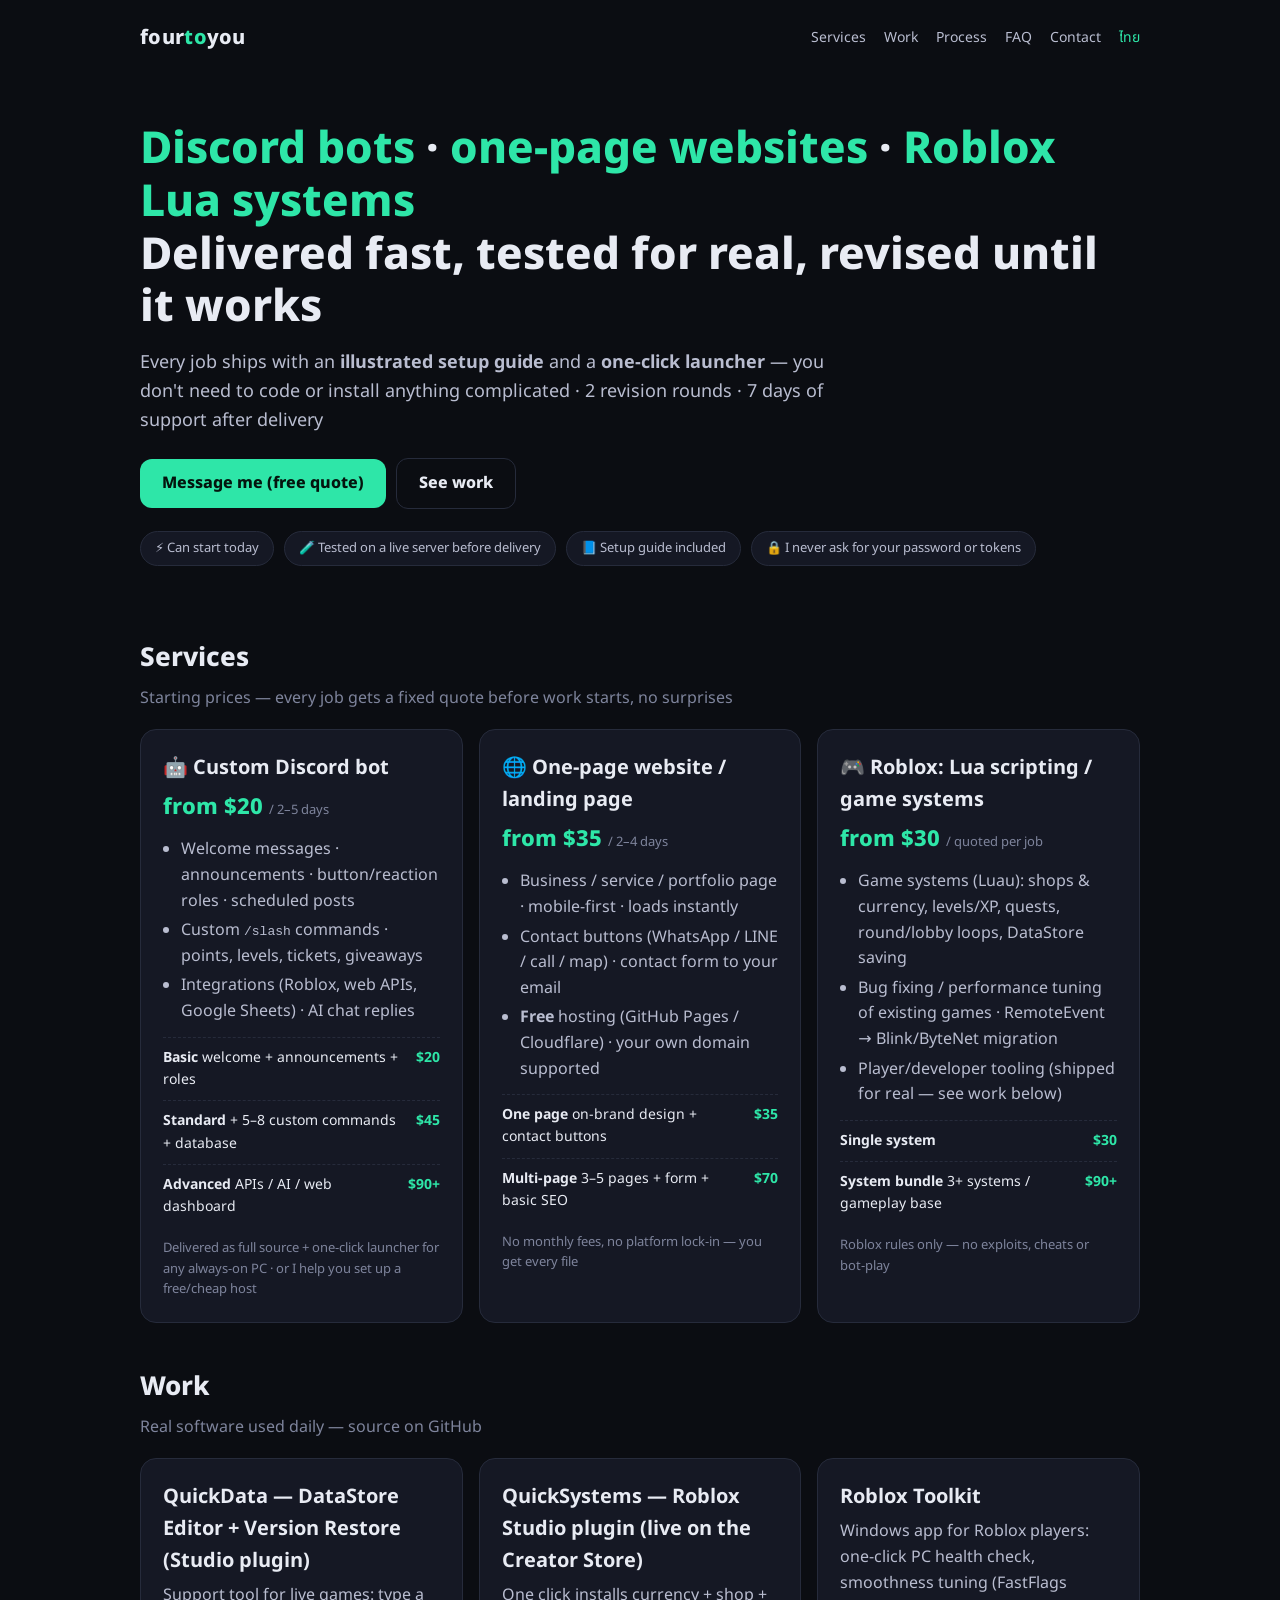
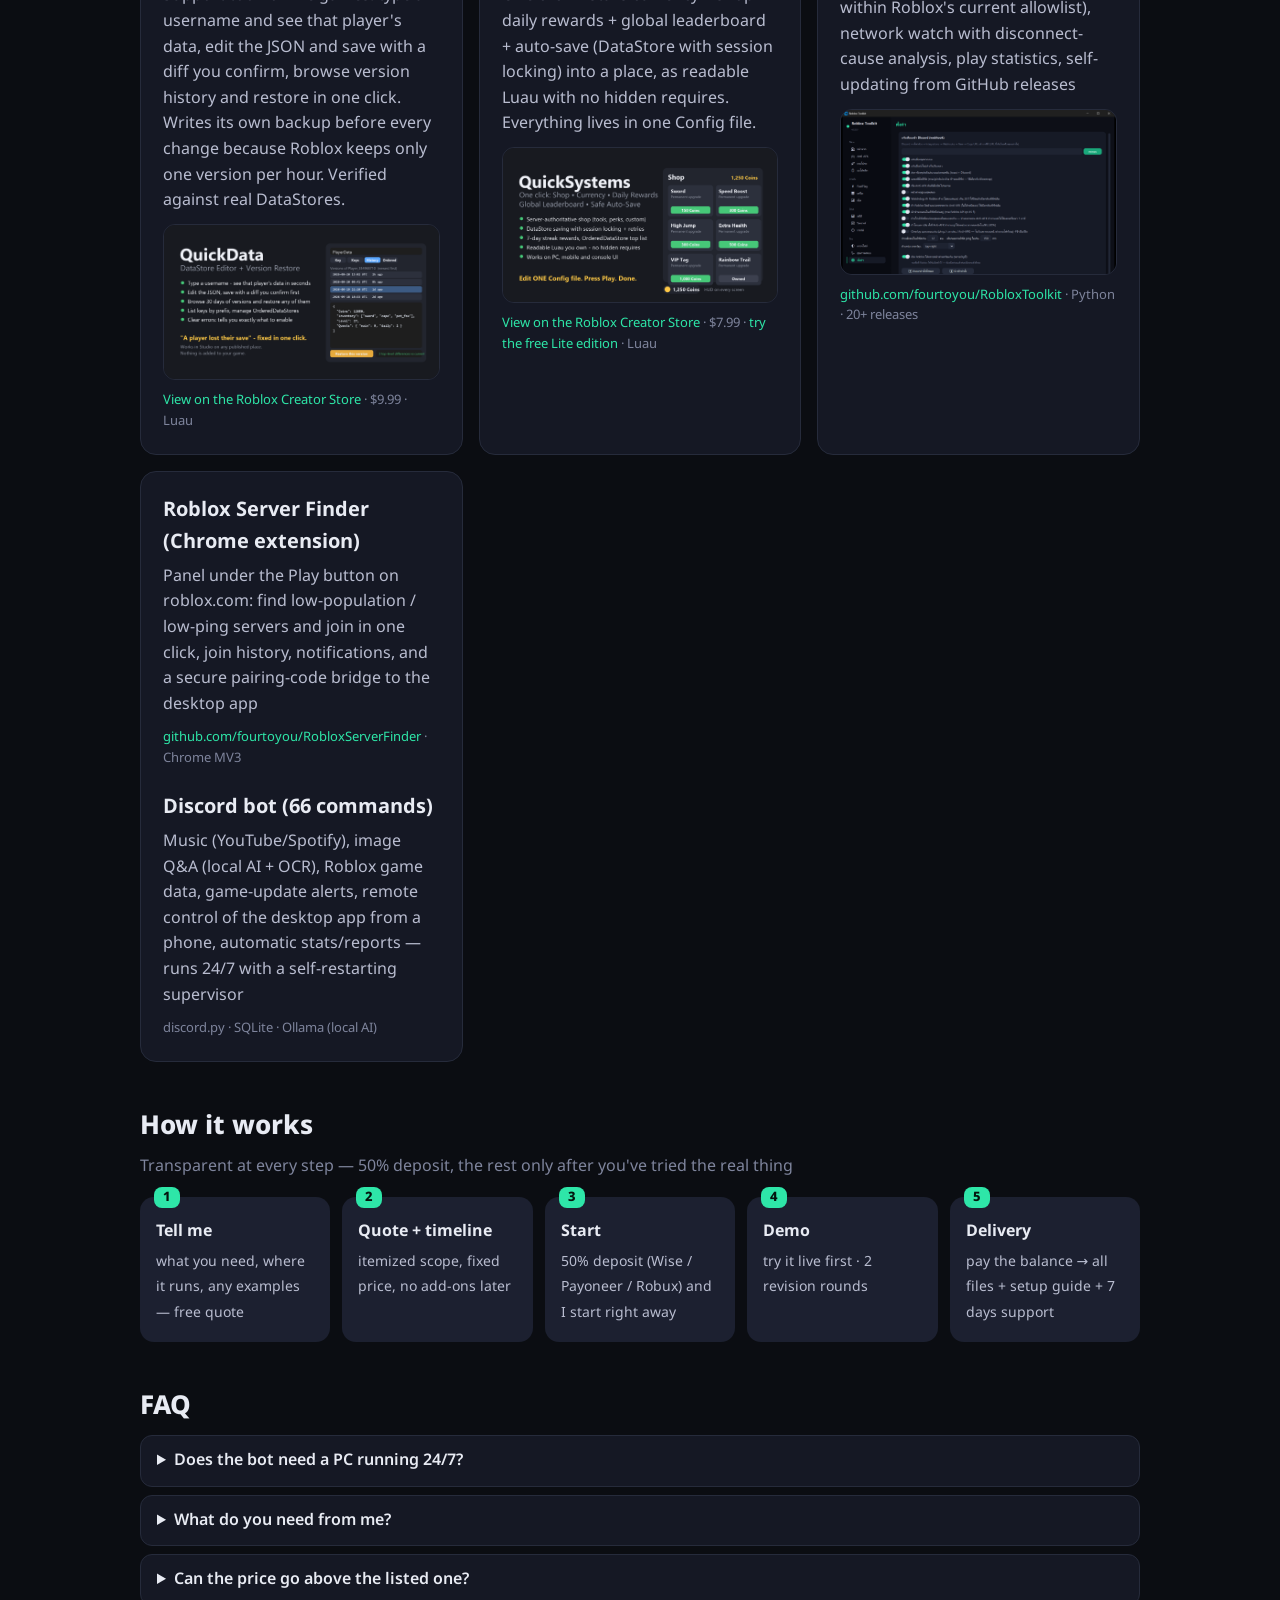
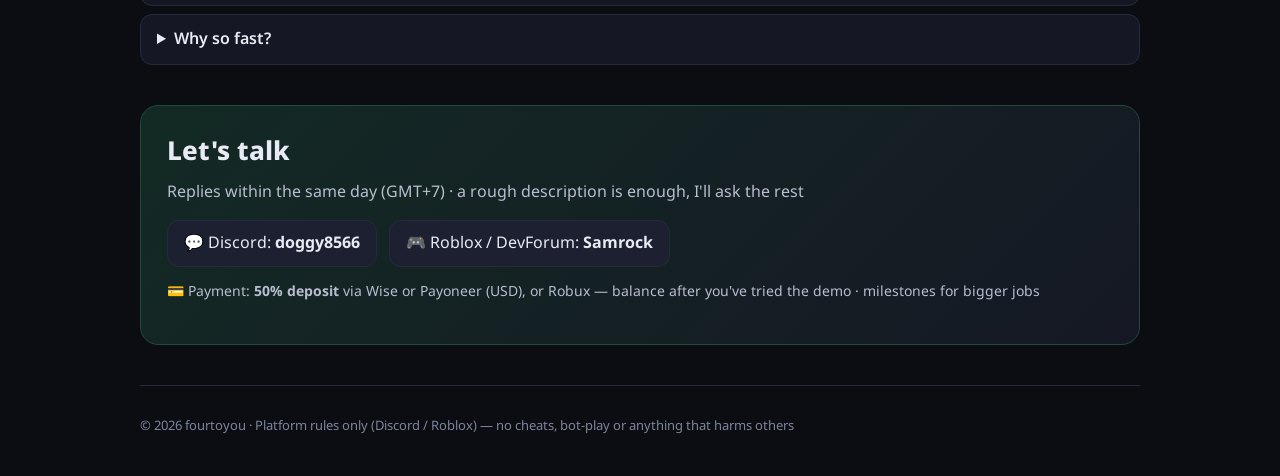
<file: work/en/index.html>
<!doctype html>
<html lang="en">
<head>
<meta charset="utf-8">
<meta name="viewport" content="width=device-width, initial-scale=1">
<title>fourtoyou — Discord bots · Websites · Roblox scripting</title>
<meta name="description" content="Custom Discord bots, one-page websites and Roblox Lua systems — fast delivery, tested on real servers, revisions until it works, setup guide included">
<link rel="preconnect" href="https://fonts.googleapis.com">
<link href="https://fonts.googleapis.com/css2?family=Noto+Sans+Thai:wght@400;600;800&display=swap" rel="stylesheet">
<style>
  :root{--bg:#0b0d12;--card:#151824;--card2:#1c2030;--line:#262b3b;--acc:#2ee6a8;--acc2:#1aa87b;--txt:#e8ebf3;--txt2:#b9bdd0;--dim:#7e849c;--warn:#ffc857;--bad:#ff5d7a}
  *{box-sizing:border-box}
  body{margin:0;background:var(--bg);color:var(--txt);font-family:"Noto Sans Thai",system-ui,Segoe UI,sans-serif;line-height:1.6}
  a{color:var(--acc);text-decoration:none}
  .wrap{max-width:1040px;margin:0 auto;padding:0 20px}
  header{padding:22px 0;display:flex;align-items:center;justify-content:space-between;gap:12px;flex-wrap:wrap}
  .logo{font-weight:800;font-size:20px;letter-spacing:.3px}
  .logo span{color:var(--acc)}
  nav a{color:var(--txt2);margin-left:18px;font-size:14px}
  .hero{padding:48px 0 28px}
  .hero h1{font-size:clamp(28px,5vw,44px);line-height:1.2;margin:0 0 14px;font-weight:800}
  .hero h1 em{color:var(--acc);font-style:normal}
  .hero p{color:var(--txt2);font-size:18px;max-width:720px;margin:0 0 22px}
  .btn{display:inline-block;background:var(--acc);color:#04150e;font-weight:800;padding:12px 22px;border-radius:12px}
  .btn.ghost{background:transparent;color:var(--txt);border:1px solid var(--line);margin-left:10px}
  .badges{display:flex;gap:10px;flex-wrap:wrap;margin-top:22px}
  .badge{background:var(--card);border:1px solid var(--line);border-radius:999px;padding:6px 14px;font-size:13px;color:var(--txt2)}
  h2{font-size:26px;margin:44px 0 6px;font-weight:800}
  .sub{color:var(--dim);margin:0 0 18px}
  .grid{display:grid;grid-template-columns:repeat(auto-fit,minmax(280px,1fr));gap:16px}
  .card{background:var(--card);border:1px solid var(--line);border-radius:16px;padding:22px}
  .card h3{margin:0 0 6px;font-size:20px}
  .card .from{color:var(--acc);font-weight:800;font-size:22px}
  .card .from small{color:var(--dim);font-weight:400;font-size:13px}
  .card ul{padding-left:18px;margin:12px 0;color:var(--txt2)}
  .card li{margin:4px 0}
  .tier{display:flex;justify-content:space-between;gap:10px;border-top:1px dashed var(--line);padding:9px 0;font-size:14px}
  .tier b{color:var(--txt)}
  .tier .p{color:var(--acc);white-space:nowrap;font-weight:700}
  .meta{color:var(--dim);font-size:13px;margin-top:10px}
  .work img{width:100%;border-radius:12px;border:1px solid var(--line);display:block;margin-top:10px}
  .steps{display:grid;grid-template-columns:repeat(auto-fit,minmax(160px,1fr));gap:12px;counter-reset:s}
  .step{background:var(--card2);border-radius:14px;padding:16px;position:relative}
  .step::before{counter-increment:s;content:counter(s);position:absolute;top:-10px;left:14px;background:var(--acc);color:#04150e;font-weight:800;border-radius:8px;padding:0 9px;font-size:13px}
  .step b{display:block;margin:6px 0 4px}
  .step span{color:var(--txt2);font-size:14px}
  details{background:var(--card);border:1px solid var(--line);border-radius:12px;padding:12px 16px;margin:8px 0}
  summary{cursor:pointer;font-weight:600}
  details p{color:var(--txt2);margin:8px 0 0}
  .contact{background:linear-gradient(135deg,#132a24,#151824);border:1px solid #1f4a3c;border-radius:18px;padding:26px;margin:40px 0}
  .contact .row{display:flex;gap:12px;flex-wrap:wrap;margin-top:14px}
  .contact .row a{background:var(--card2);border:1px solid var(--line);border-radius:12px;padding:10px 16px;color:var(--txt)}
  .note{color:var(--warn);font-size:13px}
  footer{color:var(--dim);font-size:13px;padding:30px 0 40px;border-top:1px solid var(--line);margin-top:30px}
</style>
</head>
<body>
<div class="wrap">
  <header>
    <div class="logo">four<span>to</span>you</div>
    <nav><a href="#services">Services</a><a href="#work">Work</a><a href="#how">Process</a><a href="#faq">FAQ</a><a href="#contact">Contact</a><a href="../" style="color:var(--acc)">ไทย</a></nav>
  </header>

  <section class="hero">
    <h1><em>Discord bots</em> · <em>one-page websites</em> · <em>Roblox Lua systems</em><br>Delivered fast, tested for real, revised until it works</h1>
    <p>Every job ships with an <b>illustrated setup guide</b> and a <b>one-click launcher</b> — you don't need to code or install anything complicated · 2 revision rounds · 7 days of support after delivery</p>
    <a class="btn" href="#contact">Message me (free quote)</a><a class="btn ghost" href="#work">See work</a>
    <div class="badges"><span class="badge">⚡ Can start today</span><span class="badge">🧪 Tested on a live server before delivery</span><span class="badge">📘 Setup guide included</span><span class="badge">🔒 I never ask for your password or tokens</span></div>
  </section>

  <h2 id="services">Services</h2>
  <p class="sub">Starting prices — every job gets a fixed quote before work starts, no surprises</p>
  <div class="grid">
    <div class="card">
      <h3>🤖 Custom Discord bot</h3>
      <div class="from">from $20 <small>/ 2–5 days</small></div>
      <ul>
        <li>Welcome messages · announcements · button/reaction roles · scheduled posts</li>
        <li>Custom <code>/slash</code> commands · points, levels, tickets, giveaways</li>
        <li>Integrations (Roblox, web APIs, Google Sheets) · AI chat replies</li>
      </ul>
      <div class="tier"><span><b>Basic</b> welcome + announcements + roles</span><span class="p">$20</span></div>
      <div class="tier"><span><b>Standard</b> + 5–8 custom commands + database</span><span class="p">$45</span></div>
      <div class="tier"><span><b>Advanced</b> APIs / AI / web dashboard</span><span class="p">$90+</span></div>
      <div class="meta">Delivered as full source + one-click launcher for any always-on PC · or I help you set up a free/cheap host</div>
    </div>
    <div class="card">
      <h3>🌐 One-page website / landing page</h3>
      <div class="from">from $35 <small>/ 2–4 days</small></div>
      <ul>
        <li>Business / service / portfolio page · mobile-first · loads instantly</li>
        <li>Contact buttons (WhatsApp / LINE / call / map) · contact form to your email</li>
        <li><b>Free</b> hosting (GitHub Pages / Cloudflare) · your own domain supported</li>
      </ul>
      <div class="tier"><span><b>One page</b> on-brand design + contact buttons</span><span class="p">$35</span></div>
      <div class="tier"><span><b>Multi-page</b> 3–5 pages + form + basic SEO</span><span class="p">$70</span></div>
      <div class="meta">No monthly fees, no platform lock-in — you get every file</div>
    </div>
    <div class="card">
      <h3>🎮 Roblox: Lua scripting / game systems</h3>
      <div class="from">from $30 <small>/ quoted per job</small></div>
      <ul>
        <li>Game systems (Luau): shops &amp; currency, levels/XP, quests, round/lobby loops, DataStore saving</li>
        <li>Bug fixing / performance tuning of existing games · RemoteEvent → Blink/ByteNet migration</li>
        <li>Player/developer tooling (shipped for real — see work below)</li>
      </ul>
      <div class="tier"><span><b>Single system</b></span><span class="p">$30</span></div>
      <div class="tier"><span><b>System bundle</b> 3+ systems / gameplay base</span><span class="p">$90+</span></div>
      <div class="meta">Roblox rules only — no exploits, cheats or bot-play</div>
    </div>
  </div>

  <h2 id="work">Work</h2>
  <p class="sub">Real software used daily — source on GitHub</p>
  <div class="grid">
    <div class="card work">
      <h3>QuickData — DataStore Editor + Version Restore (Studio plugin)</h3>
      <p style="color:var(--txt2);margin:0">Support tool for live games: type a username and see that player's data, edit the JSON and save with a diff you confirm, browse version history and restore in one click. Writes its own backup before every change because Roblox keeps only one version per hour. Verified against real DataStores.</p>
      <img src="../img/quickdata_1200.png" alt="QuickData plugin" loading="lazy">
      <div class="meta"><a href="https://create.roblox.com/store/asset/88160993113377" target="_blank" rel="noopener">View on the Roblox Creator Store</a> · $9.99 · Luau</div>
    </div>
    <div class="card work">
      <h3>QuickSystems — Roblox Studio plugin (live on the Creator Store)</h3>
      <p style="color:var(--txt2);margin:0">One click installs currency + shop + daily rewards + global leaderboard + auto-save (DataStore with session locking) into a place, as readable Luau with no hidden requires. Everything lives in one Config file.</p>
      <img src="../img/quicksystems_1200.png" alt="QuickSystems plugin" loading="lazy">
      <div class="meta"><a href="https://create.roblox.com/store/asset/74734945358819" target="_blank" rel="noopener">View on the Roblox Creator Store</a> · $7.99 · <a href="https://create.roblox.com/store/asset/91536534959866" target="_blank" rel="noopener">try the free Lite edition</a> · Luau</div>
    </div>
    <div class="card work">
      <h3>Roblox Toolkit</h3>
      <p style="color:var(--txt2);margin:0">Windows app for Roblox players: one-click PC health check, smoothness tuning (FastFlags within Roblox's current allowlist), network watch with disconnect-cause analysis, play statistics, self-updating from GitHub releases</p>
      <img src="../img/toolkit_1200.png" alt="Roblox Toolkit screenshot" loading="lazy">
      <div class="meta"><a href="https://github.com/fourtoyou/RobloxToolkit" target="_blank" rel="noopener">github.com/fourtoyou/RobloxToolkit</a> · Python · 20+ releases</div>
    </div>
    <div class="card work">
      <h3>Roblox Server Finder (Chrome extension)</h3>
      <p style="color:var(--txt2);margin:0">Panel under the Play button on roblox.com: find low-population / low-ping servers and join in one click, join history, notifications, and a secure pairing-code bridge to the desktop app</p>
      <div class="meta"><a href="https://github.com/fourtoyou/RobloxServerFinder" target="_blank" rel="noopener">github.com/fourtoyou/RobloxServerFinder</a> · Chrome MV3</div>
      <h3 style="margin-top:22px">Discord bot (66 commands)</h3>
      <p style="color:var(--txt2);margin:0">Music (YouTube/Spotify), image Q&amp;A (local AI + OCR), Roblox game data, game-update alerts, remote control of the desktop app from a phone, automatic stats/reports — runs 24/7 with a self-restarting supervisor</p>
      <div class="meta">discord.py · SQLite · Ollama (local AI)</div>
    </div>
  </div>

  <h2 id="how">How it works</h2>
  <p class="sub">Transparent at every step — 50% deposit, the rest only after you've tried the real thing</p>
  <div class="steps">
    <div class="step"><b>Tell me</b><span>what you need, where it runs, any examples — free quote</span></div>
    <div class="step"><b>Quote + timeline</b><span>itemized scope, fixed price, no add-ons later</span></div>
    <div class="step"><b>Start</b><span>50% deposit (Wise / Payoneer / Robux) and I start right away</span></div>
    <div class="step"><b>Demo</b><span>try it live first · 2 revision rounds</span></div>
    <div class="step"><b>Delivery</b><span>pay the balance → all files + setup guide + 7 days support</span></div>
  </div>

  <h2 id="faq">FAQ</h2>
  <details><summary>Does the bot need a PC running 24/7?</summary><p>Yes, a bot needs somewhere to run. Any always-on PC works (one-click launcher + auto-restart supervisor included), or I'll help you set up a free/cheap host the first time.</p></details>
  <details><summary>What do you need from me?</summary><p>Discord bot: admin on your server · website: your text/images/logo · Roblox: edit access in Studio or a Team Create invite — <b>never your password</b>; you create the bot token yourself following the guide, I don't keep it.</p></details>
  <details><summary>Can the price go above the listed one?</summary><p>Listed prices are starting points for the scope shown. Bigger jobs get a full quote before we start — once agreed, it doesn't change.</p></details>
  <details><summary>Why so fast?</summary><p>I already have tested building blocks and tooling (see work), so the time goes into the parts that are specific to you, not into starting from zero.</p></details>

  <section class="contact" id="contact">
    <h2 style="margin:0 0 6px">Let's talk</h2>
    <p style="color:var(--txt2);margin:0">Replies within the same day (GMT+7) · a rough description is enough, I'll ask the rest</p>
    <div class="row">
      <a href="https://discord.com/users/526718014817828864" target="_blank" rel="noopener">💬 Discord: <b>doggy8566</b></a>
      <a href="https://devforum.roblox.com/u/Samrock" target="_blank" rel="noopener">🎮 Roblox / DevForum: <b>Samrock</b></a>
    </div>
    <p style="color:var(--txt2);font-size:14px;margin-top:14px">💳 Payment: <b>50% deposit</b> via Wise or Payoneer (USD), or Robux — balance after you've tried the demo · milestones for bigger jobs</p>
  </section>

  <footer>© 2026 fourtoyou · Platform rules only (Discord / Roblox) — no cheats, bot-play or anything that harms others</footer>
</div>
</body>
</html>
</file>
